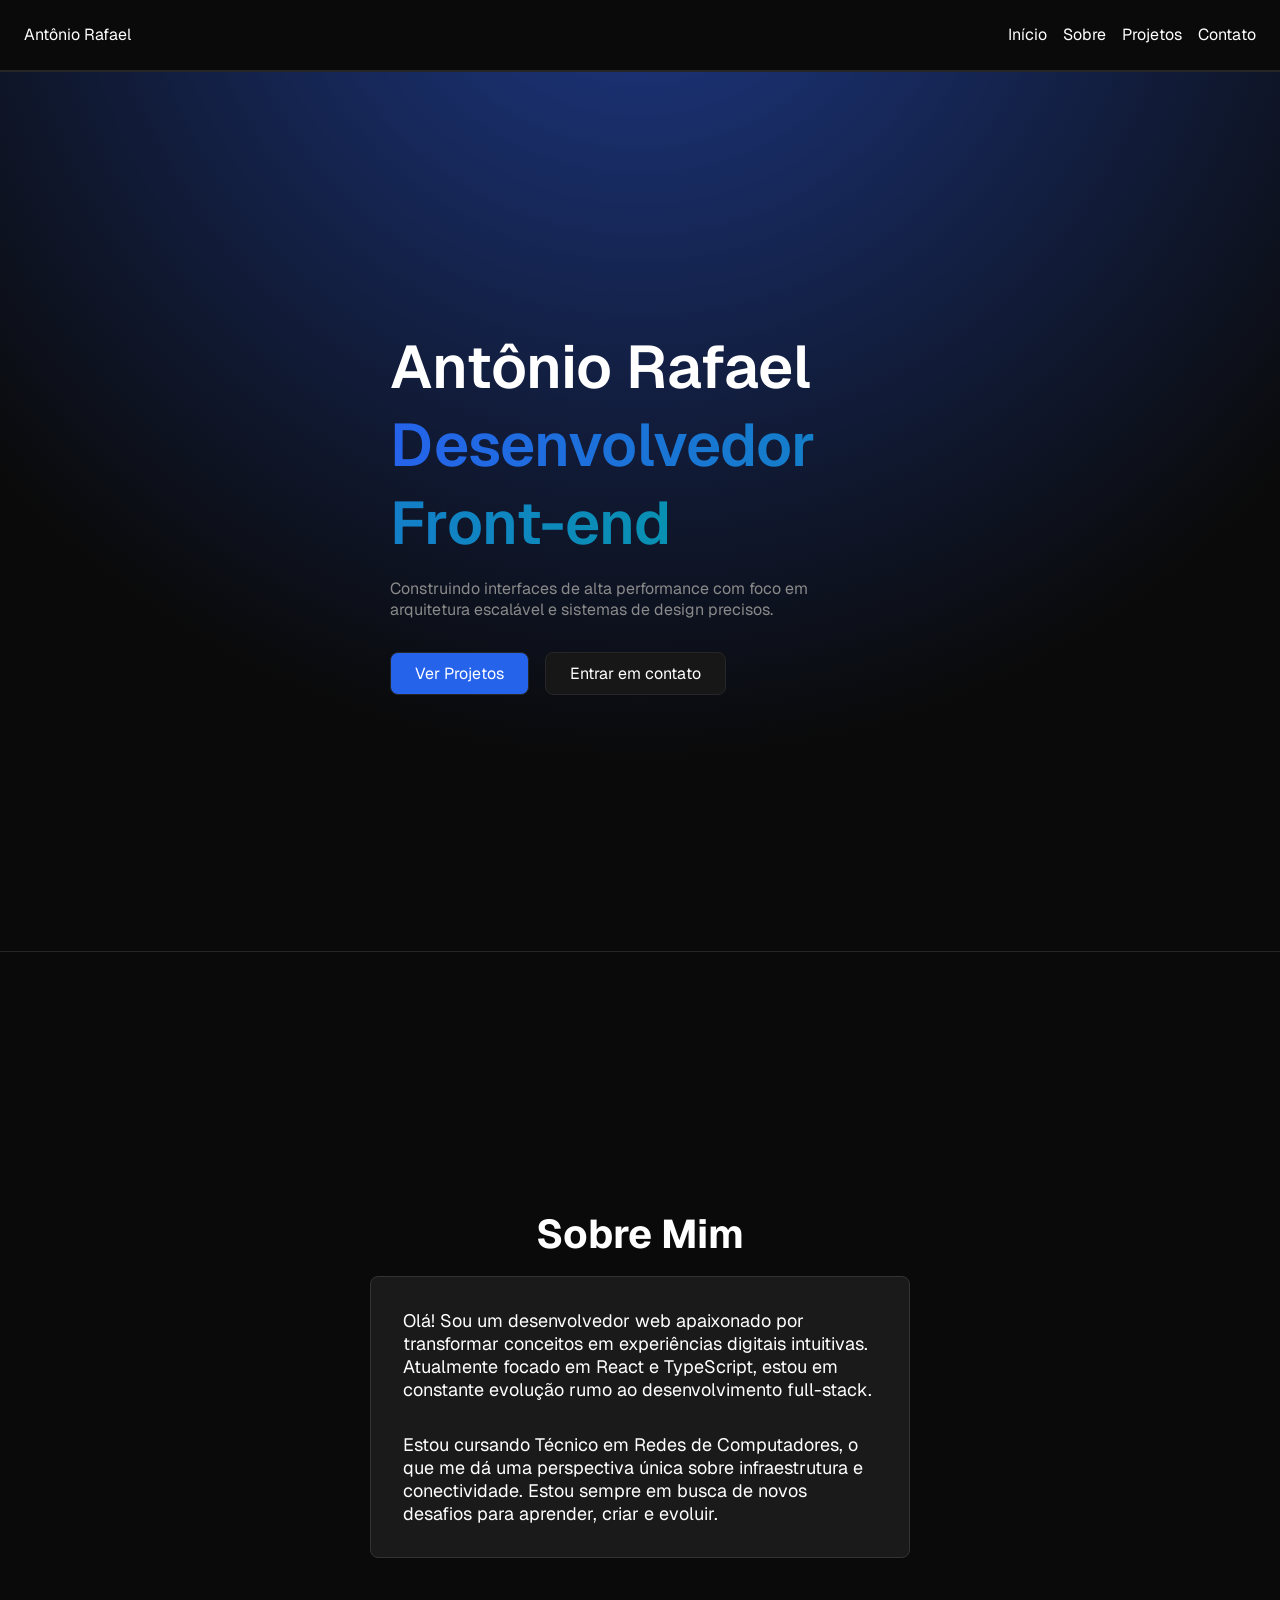
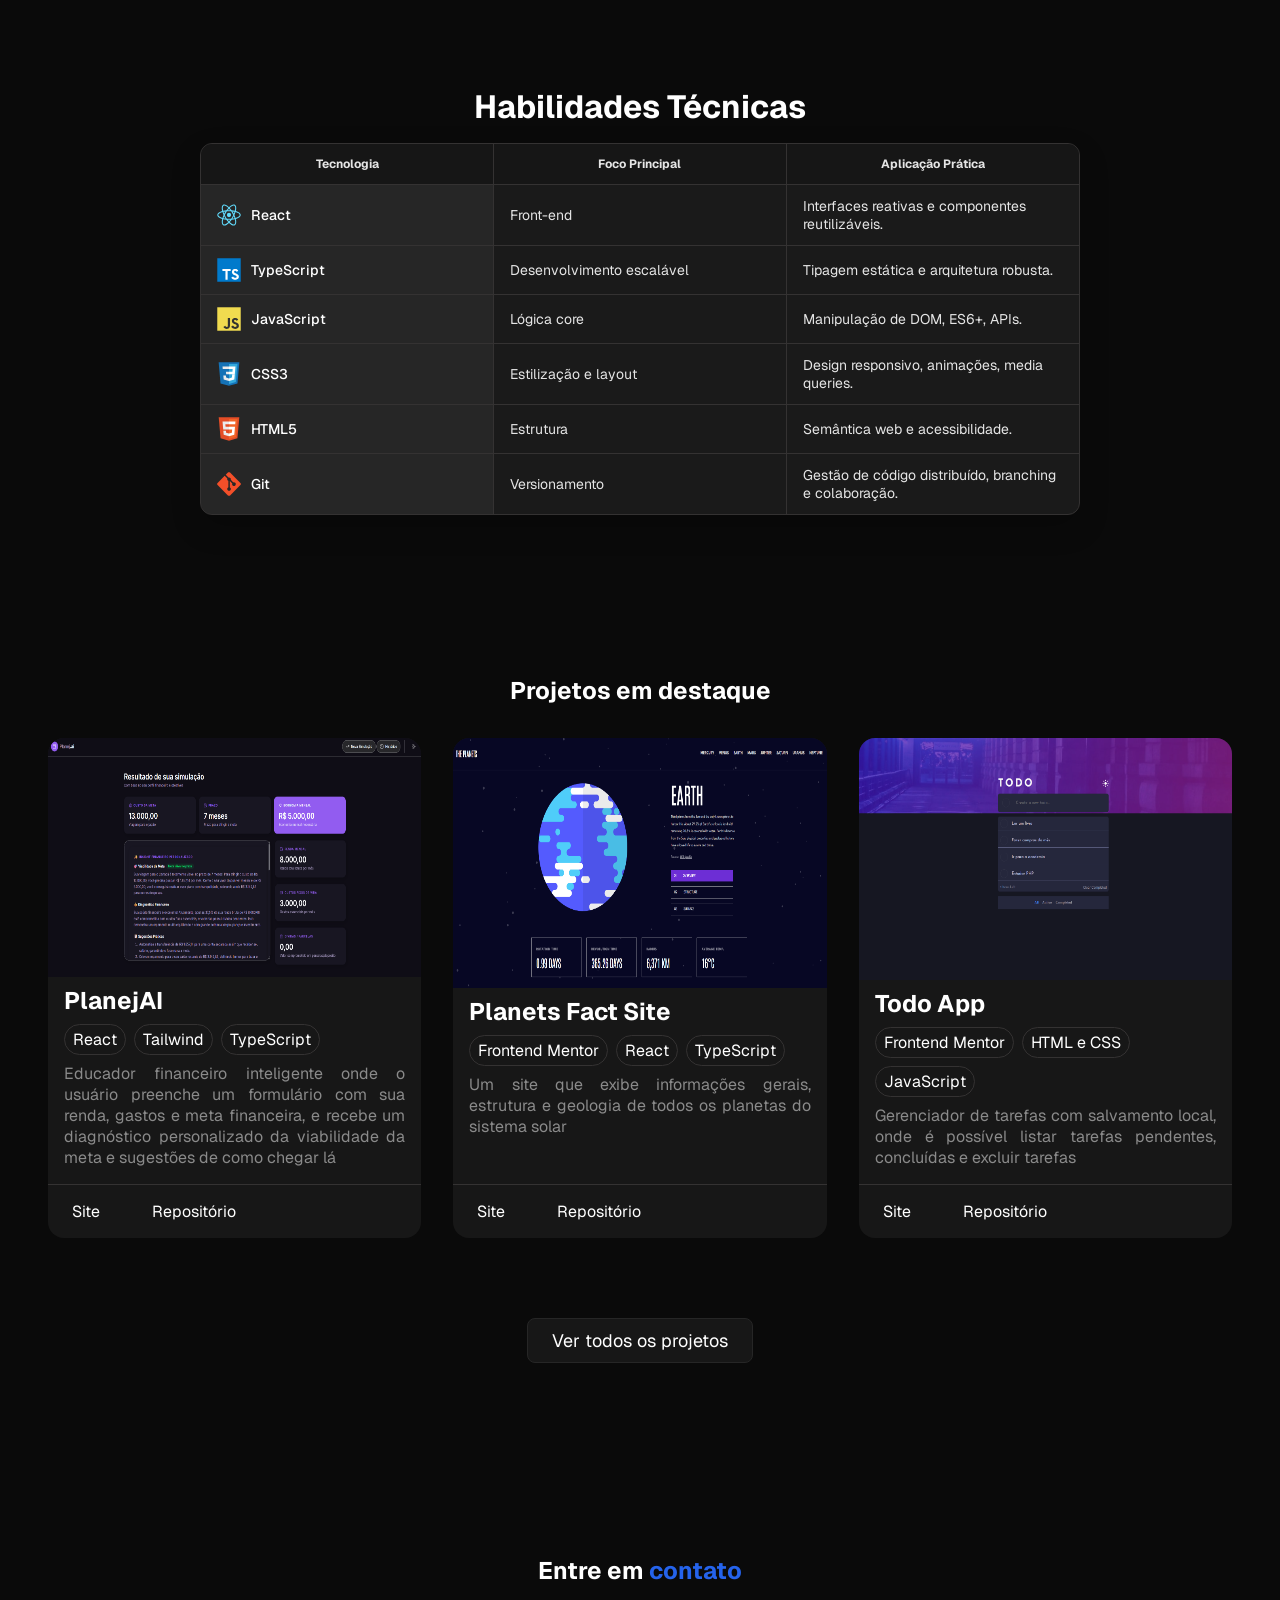
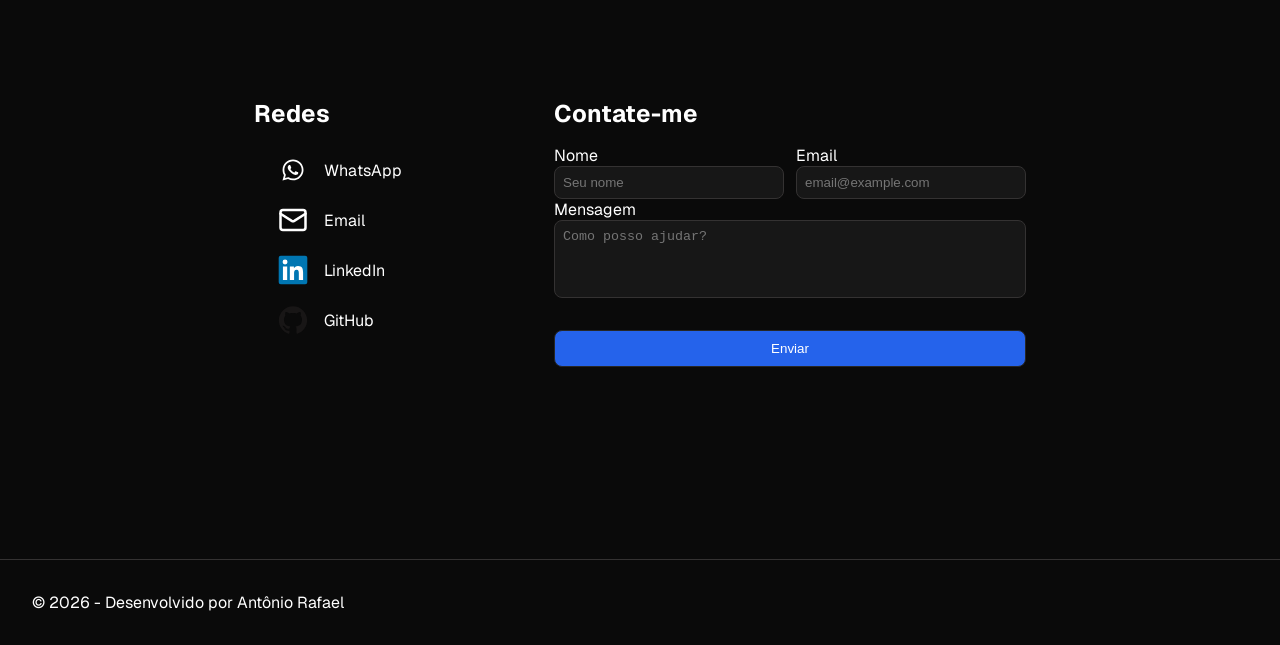
<file: index.html>
<!DOCTYPE html>
<html lang="pt-br">

<head>
    <meta charset="UTF-8">
    <meta name="viewport" content="width=device-width, initial-scale=1, minimum-scale=1">
    <title>Portfólio | Antônio Rafael</title>
    <link rel="stylesheet" href="./src/css/style.css">
    <link rel="stylesheet" href="./src/css/responsive.css">
</head>

<body>
    <header class="header">
        <nav class="navbar">
            <span class="dev-name">Antônio Rafael</span>
            <div class="hamburguer-menu" id="hamburguer-menu">
                <img width="60px" height="30px" src="./src/assets/images/logos/menu.svg" alt="Hamburguer menu icon">
            </div>
            <ul class="nav-links ">
                <li><a href="#" class="nav-link">Início</a></li>
                <li><a href="#about-me" class="nav-link">Sobre </a></li>
                <li><a href="#projects" class="nav-link">Projetos</a></li>
                <li><a href="#contact" class="nav-link">Contato</a></li>
            </ul>
        </nav>
    </header>
    <main class="main">
        <section class="introduction">
            <div class="introduction-container">
                <div class="introduction-content">
                    <h1 class="title">Antônio Rafael <strong>Desenvolvedor Front-end</strong></h1>
                    <p class="subtitle">Construindo interfaces de alta performance com foco em arquitetura escalável e
                        sistemas
                        de design precisos.</p>
                </div>

                <div class="intro-link">
                    <a href="#projects" class="link primary hover">Ver Projetos</a>
                    <a href="#contact" class="link secondary hover">Entrar em contato</a>

                </div>
            </div>

        </section>
        <section class="about-me" id="about-me">
            <div class="about-me-container">
                <h2 class="about-me-title">Sobre Mim</h2>
                <div class="about-me-presentation-container">

                    <p class="about-me-subtitle presentation">Olá! Sou um desenvolvedor web apaixonado por transformar
                        conceitos em experiências digitais intuitivas. Atualmente focado em React e TypeScript, estou em
                        constante evolução rumo ao desenvolvimento full-stack.
                    </p>
                    <p class="about-me-subtitle"> Estou cursando Técnico em Redes de Computadores, o que me dá uma
                        perspectiva única sobre infraestrutura e conectividade. Estou sempre em busca de novos desafios
                        para aprender, criar e evoluir.</p>
                </div>

            </div>

        </section>
        <section class="skills-matrix" id="skills">
            <div class="skills-matrix-header">
                <h2 class="skills-matrix-title">Habilidades Técnicas</h2>
            </div>
            <div class="skills-table-wrapper">
                <table class="skills-table">
                    <thead>
                        <tr>
                            <th scope="col">Tecnologia</th>
                            <th scope="col">Foco Principal</th>
                            <th scope="col">Aplicação Prática</th>
                        </tr>
                    </thead>
                    <tbody>
                        <tr>
                            <th scope="row">
                                <span class="skill-technology">
                                    <img src="./src/assets/images/logos/react-original.svg" alt="">
                                    React
                                </span>
                            </th>
                            <td>Front-end</td>
                            <td>Interfaces reativas e componentes reutilizáveis.</td>
                        </tr>
                        <tr>
                            <th scope="row">
                                <span class="skill-technology">
                                    <img src="./src/assets/images/logos/typescript-original.svg" alt="">
                                    TypeScript
                                </span>
                            </th>
                            <td>Desenvolvimento escalável</td>
                            <td>Tipagem estática e arquitetura robusta.</td>
                        </tr>
                        <tr>
                            <th scope="row">
                                <span class="skill-technology">
                                    <img src="./src/assets/images/logos/javascript-original.svg" alt="">
                                    JavaScript
                                </span>
                            </th>
                            <td>Lógica core</td>
                            <td>Manipulação de DOM, ES6+, APIs.</td>
                        </tr>
                        <tr>
                            <th scope="row">
                                <span class="skill-technology">
                                    <img src="./src/assets/images/logos/css3-original.svg" alt="">
                                    CSS3
                                </span>
                            </th>
                            <td>Estilização e layout</td>
                            <td>Design responsivo, animações, media queries.</td>
                        </tr>
                        <tr>
                            <th scope="row">
                                <span class="skill-technology">
                                    <img src="./src/assets/images/logos/html5-original.svg" alt="">
                                    HTML5
                                </span>
                            </th>
                            <td>Estrutura</td>
                            <td>Semântica web e acessibilidade.</td>
                        </tr>
                        <tr>
                            <th scope="row">
                                <span class="skill-technology">
                                    <img src="./src/assets/images/logos/git-original.svg" alt="">
                                    Git
                                </span>
                            </th>
                            <td>Versionamento</td>
                            <td>Gestão de código distribuído, branching e
                                colaboração.</td>
                        </tr>
                    </tbody>
                </table>
            </div>
        </section>
        <section class="projects" id="projects">
            <h2 class="projects-title">Projetos em <strong>destaque</strong></h2>
            <div class="featured-projects">
                <div class="project">
                    <img src="./src/assets/images/projects-images/planejAI.png" alt="Imagem do projeto PlanejAI">
                    <div class="project-content">
                        <h3 class="project-title">PlanejAI</h3>
                        <div class="tags">
                            <div class="tag">React</div>
                            <div class="tag">Tailwind</div>
                            <div class="tag">TypeScript</div>
                        </div>
                        <p class="project-description">Educador financeiro inteligente onde o usuário preenche um
                            formulário com sua renda, gastos e
                            meta financeira, e recebe um diagnóstico personalizado da viabilidade da meta e sugestões de
                            como chegar lá</p>
                    </div>
                    <div class="project-links">
                        <a href="https://github.com/antoniorafaeldev/planejAI" target="_blank" class="site">Site</a>
                        <a href="https://github.com/antoniorafaeldev/planejAI" target="_blank"
                            class="repo">Repositório</a>
                    </div>

                </div>
                <div class="project">
                    <img src="./src/assets/images/projects-images/planets-fact-site.png"
                        alt="Imagem do projeto Planets Fact Site">
                    <div class="project-content">

                        <h3 class="project-title">Planets Fact Site</h3>
                        <div class="tags">
                            <div class="tag">Frontend Mentor</div>
                            <div class="tag">React</div>
                            <div class="tag">TypeScript</div>
                        </div>
                        <p class="project-description">Um site que exibe informações gerais, estrutura e geologia de
                            todos os planetas do sistema solar</p>

                    </div>
                    <div class="project-links">
                        <a href="https://planets-fact-site-nine-gilt.vercel.app/" target="_blank" class="site">Site</a>
                        <a href="https://github.com/antoniorafaeldev/planets-fact-site" target="_blank"
                            class="repo">Repositório</a>
                    </div>
                </div>

                <div class="project">
                    <img src="./src/assets/images/projects-images/todo-app.png" alt="Imagem do projeto Todo App">
                    <div class="project-content">

                        <h3 class="project-title">Todo App</h3>
                        <div class="tags">
                            <div class="tag">Frontend Mentor</div>
                            <div class="tag">HTML e CSS</div>
                            <div class="tag">JavaScript</div>
                        </div>
                        <p class="project-description">Gerenciador de tarefas com salvamento local, onde é possível
                            listar tarefas pendentes, concluídas e excluir tarefas</p>
                    </div>
                    <div class="project-links">
                        <a href="https://antoniorafaeldev.github.io/todo-app" target="_blank" class="site">Site</a>
                        <a href="https://github.com/antoniorafaeldev/todo-app" target="_blank"
                            class="repo">Repositório</a>
                    </div>

                </div>
            </div>
            <a href="./pages/projects.html" class="link secondary all-projects">Ver todos os projetos</a>
        </section>
        <section class="contact" id="contact">
            <h2 class="contact-title">Entre em <strong>contato</strong></h2>

            <div class="networks-container">

                <div class="networks">
                    <h2 class="networks-title">Redes</h2>
                    <div class="links">
                        <a href="https://wa.me/5585982178681?text=Olá, vi seu portifólio e gostaria de entrar em contato"
                            target="_blank">
                            <img width="30px" height="30px"
                                src="./src/assets/images/logos/whatsapp-brands-solid-full.svg" alt="WhatsApp icon">
                            WhatsApp

                        </a>
                        <a href="mailto:antonio.rafael0415@gmail.com" target="_blank">
                            <img width="30px" height="30px" src="./src/assets/images/logos/mail.svg"
                                alt="Mail card icon">

                            Email


                        </a>
                        <a href="https://www.linkedin.com/in/ant%C3%B4nio-rafael-01131b372/" target="_blank">
                            <img width="30px" height="30px" src="./src/assets/images/logos/linkedin-original.svg"
                                alt="Linkedin Logo">

                            LinkedIn


                        </a>
                        <a href="https://github.com/antoniorafaeldev" target="_blank">
                            <img width="30px" height="30px" src="./src/assets/images/logos/github-original.svg"
                                alt="GitHub Logo">
                            GitHub
                        </a>
                    </div>
                </div>
                <div class="contact-form">

                    <form action="https://api.web3forms.com/submit" method="POST" id="contact-form">
                        <h2 class="contact-title">Contate-me</h2>
                        <input type="hidden" name="access_key" value="dbdc6147-879c-48fd-b0cf-e4e28f0fd538">
                        <input type="hidden" name="redirect" value="https://antoniorafaeldev-portfolio.vercel.app/pages/success.html">
                        <div class="form-header-info">  
                            <div class="name-container">
                                <label for="name">Nome</label>
                                <input type="text" name="name" required id="name" placeholder="Seu nome">
                                <span class="error-message" id="name-error-message">Preencha esse campo</span>
                            </div>
                            <div class="email-container">
                                <label for="email">Email</label>
                                <input type="email" name="email" required id="email" placeholder="email@example.com">
                                <span class="error-message" id="email-error-message">Adicione um endereço de email
                                    válido</span>
                            </div>
                        </div>
                        <div class="message-container">
                            <label for="message">Mensagem</label>
                            <textarea name="message" class="message-textarea" required id="message" rows="4" cols="104"
                                placeholder="Como posso ajudar?"></textarea>
                            <span class="error-message" id="textarea-error-message">Preencha esse campo</span>
                        </div>

                        <div class="h-captcha" data-captcha="true" data-theme="dark"></div>
                        <span class="error-message" data-size="compact" id="captcha-error-message">Faça o captcha</span>

                        <input type="submit" value="Enviar" class="primary submit">
                    </form>
                </div>
            </div>
        </section>
        <footer class="footer">
            <p class="footer-message">
                © 2026 - Desenvolvido por Antônio Rafael
            </p>
        </footer>

        <script type="module" src="./src/javascript/main.js"></script>
        <script src="https://web3forms.com/client/script.js" async defer></script>
</body>

</html>
</file>
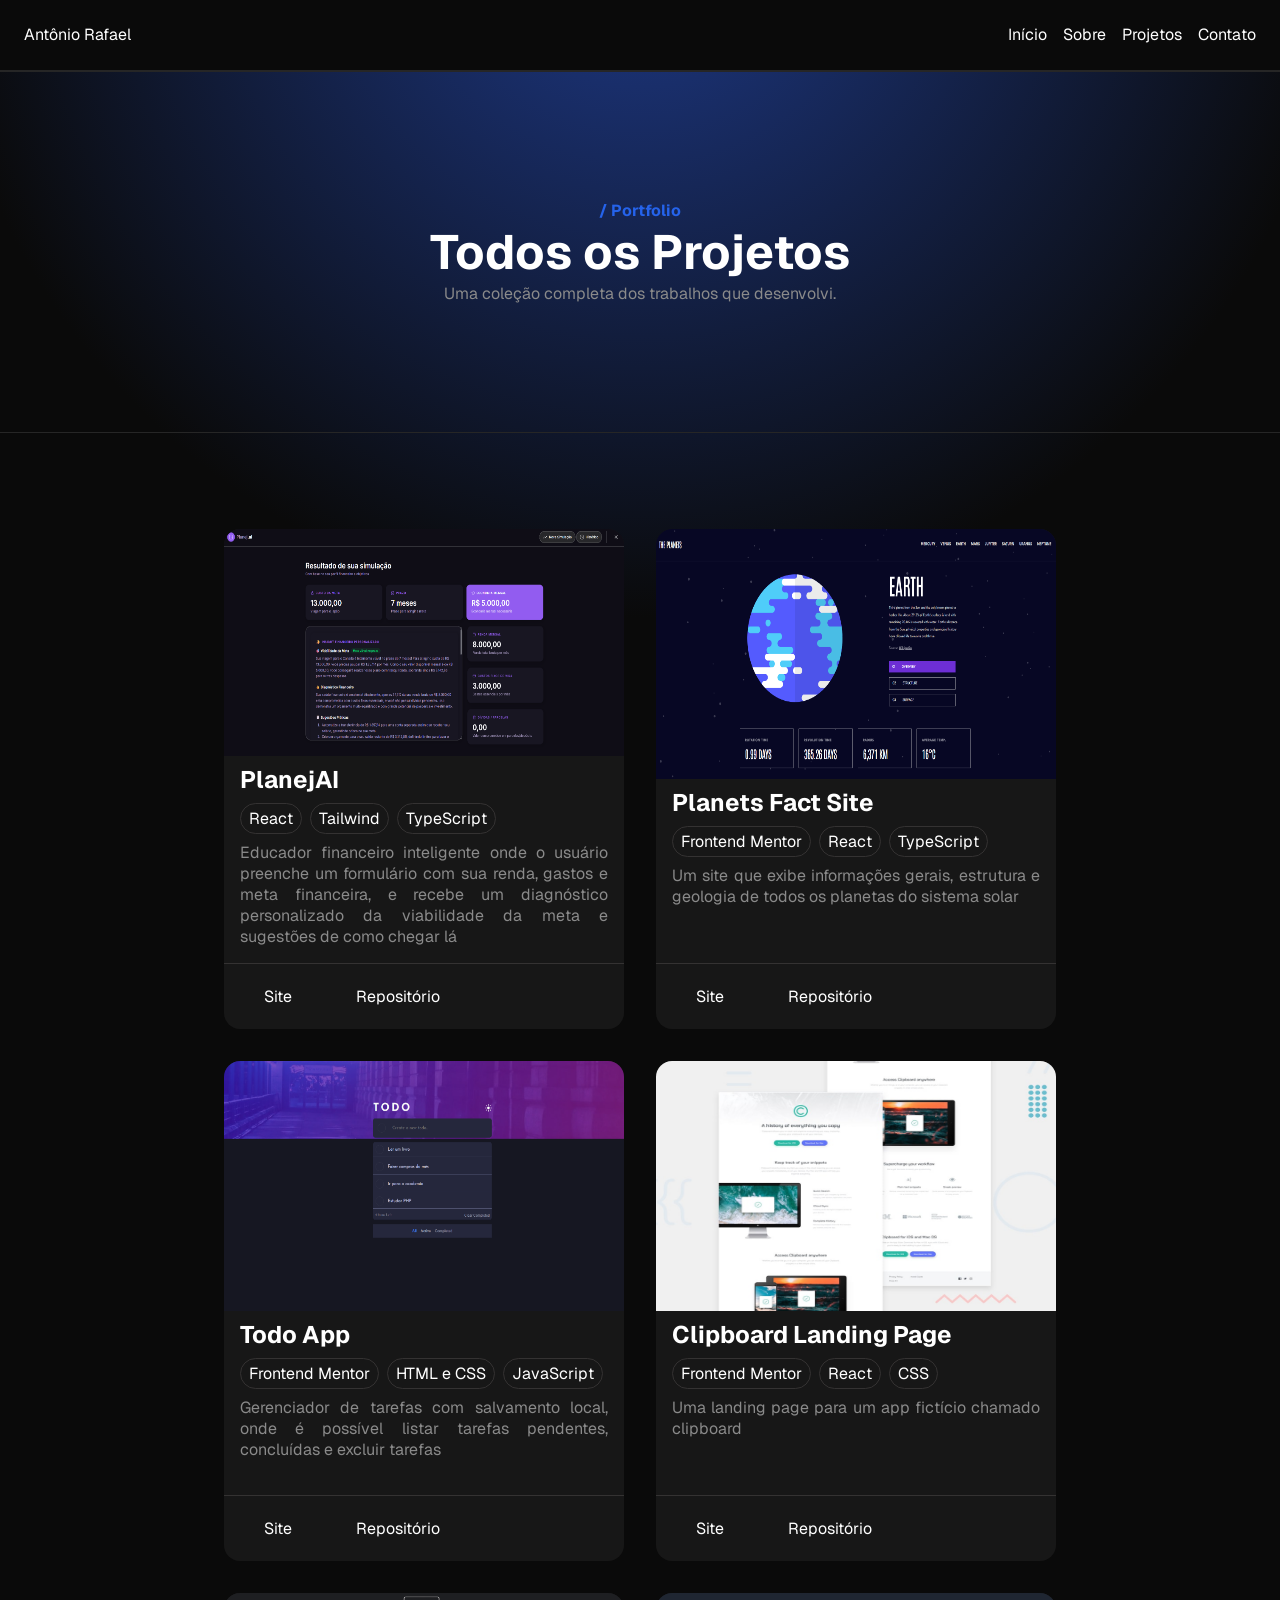
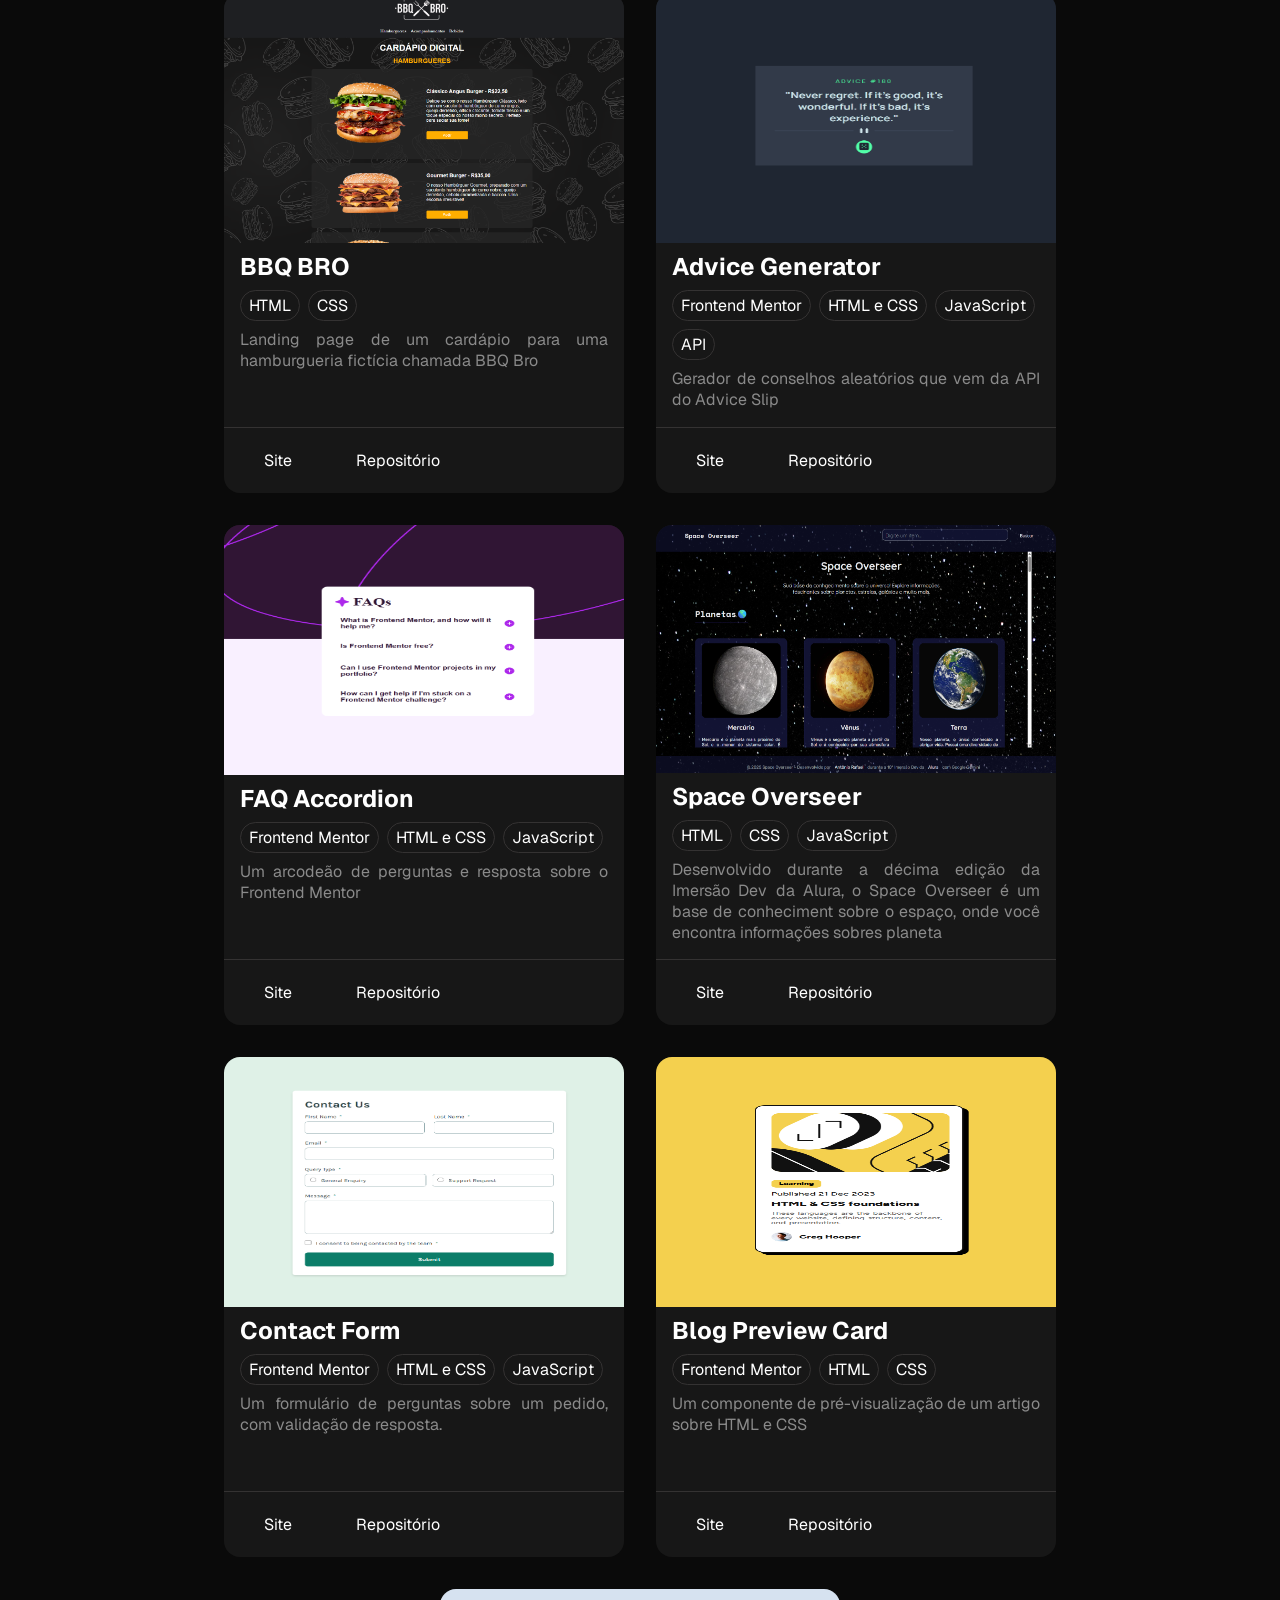
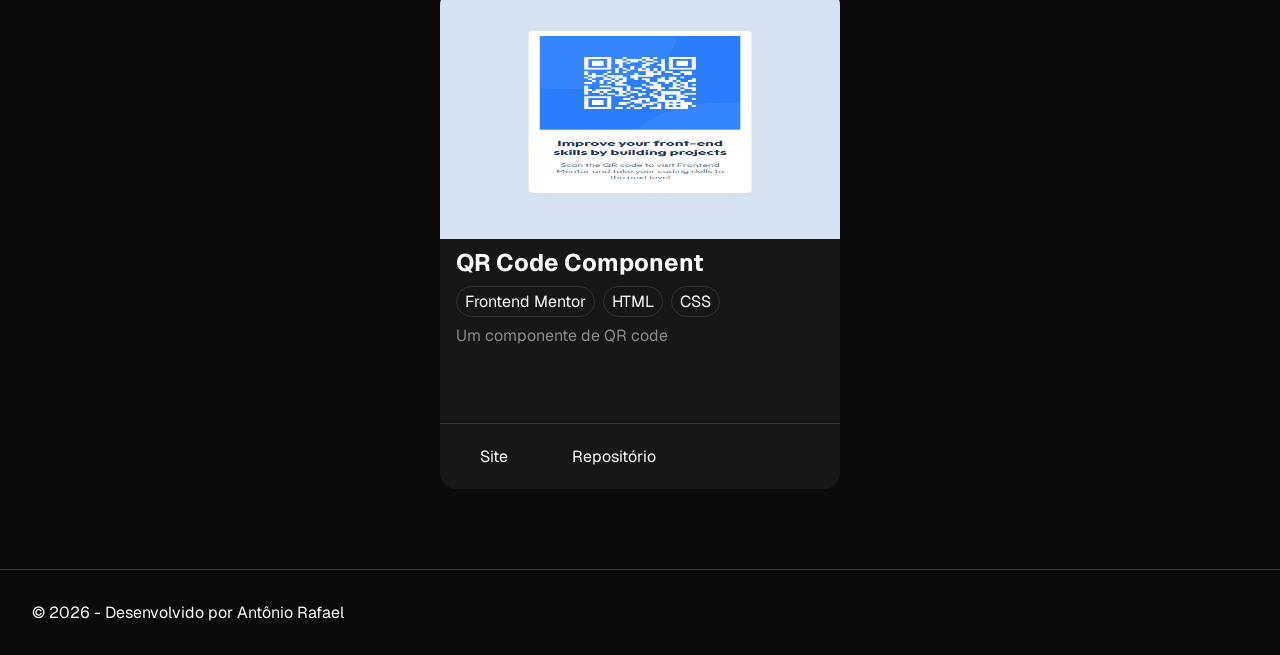
<file: pages/projects.html>
<!DOCTYPE html>
<html lang="pt-br">

<head>
    <meta charset="UTF-8">
    <meta name="viewport" content="width=device-width, initial-scale=1, minimum-scale=1">
    <title>Projetos | Antônio Rafael </title>
    <link rel="stylesheet" href="../src/css/style-project.css">
    <link rel="stylesheet" href="../src/css/responsive.css">
</head>

<body>
    <header class="header">
        <nav class="navbar">
            <span class="dev-name">Antônio Rafael</span>
            <div class="hamburguer-menu" id="hamburguer-menu">
                <img width="60px" height="30px" src="../src/assets/images/logos/menu.svg" alt="Hamburguer menu icon">
            </div>
            <ul class="nav-links ">
                <li><a href="../index.html" class="nav-link">Início</a></li>
                <li><a href="#" class="nav-link">Sobre </a></li>
                <li><a href="#" class="nav-link">Projetos</a></li>
                <li><a href="../index.html#contact" class="nav-link">Contato</a></li>
            </ul>
        </nav>
    </header>
    <main>
        <section class="introduction">
            <span class="title-tag">/ Portfolio</span>
            <h1 class="title">Todos os Projetos</h1>
            <p class="subtitle">Uma coleção completa dos trabalhos que desenvolvi.</p>

        </section>
        <section class="projects" id="projects">

        </section>
        <footer class="footer">
            <p class="footer-message">
                © 2026 - Desenvolvido por Antônio Rafael
            </p>
        </footer>
    </main>

    <script type="module" src="../src/javascript/projects.js"></script>
</body>

</html>
</file>
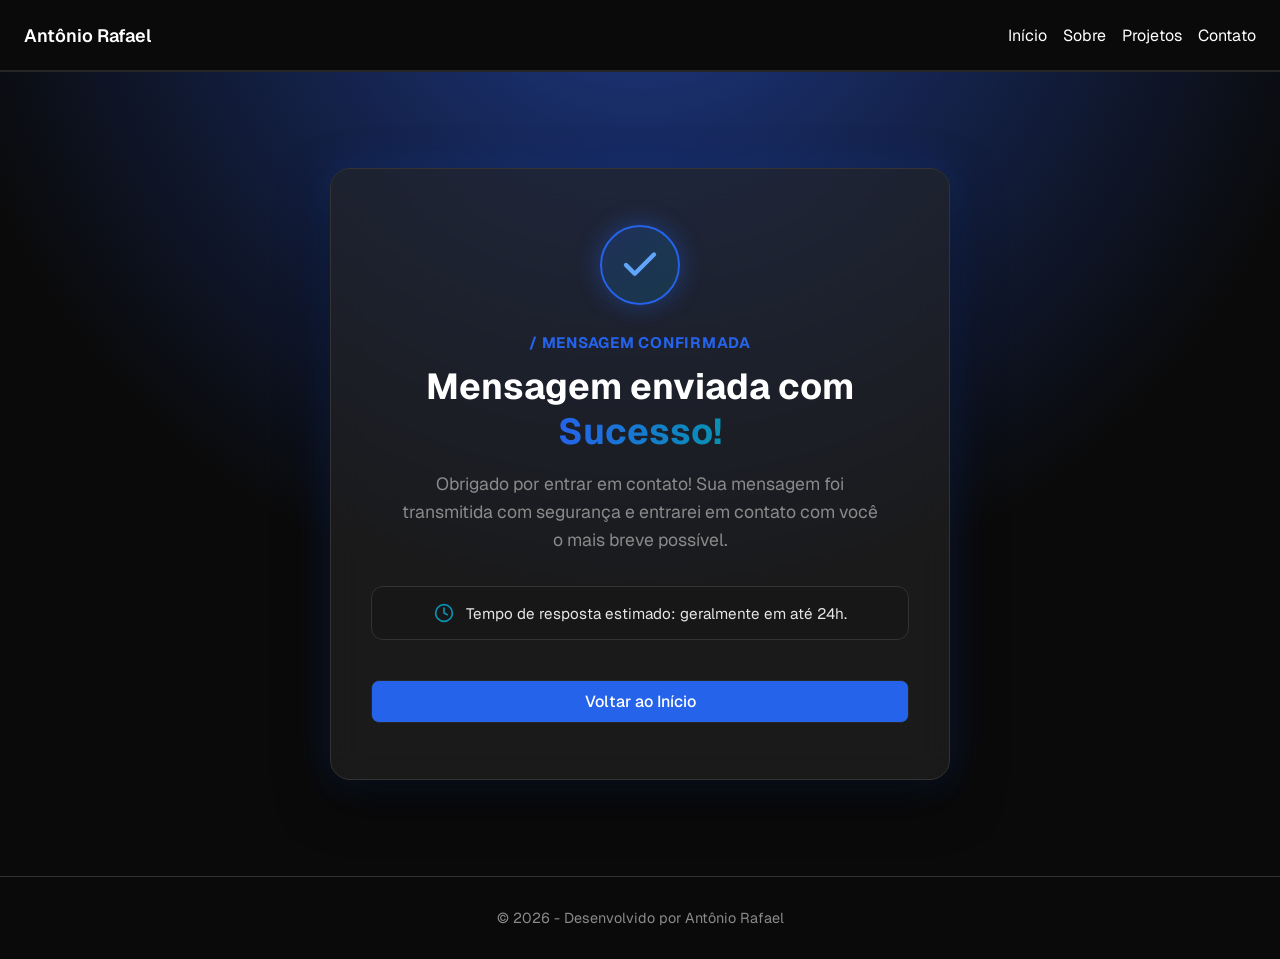
<file: pages/success.html>
<!DOCTYPE html>
<html lang="pt-br">

<head>
    <meta charset="UTF-8">
    <meta name="viewport" content="width=device-width, initial-scale=1, minimum-scale=1">

    <link rel="stylesheet" href="../src/css/style-success.css">
    <link rel="stylesheet" href="../src/css/responsive.css">
</head>

<body>
    <header class="header">
        <nav class="navbar">
            <span class="dev-name">Antônio Rafael</span>
            <div class="hamburguer-menu" id="hamburguer-menu">
                <img width="60px" height="30px" src="../src/assets/images/logos/menu.svg" alt="Hamburguer menu icon">
            </div>
            <ul class="nav-links">
                <li><a href="../index.html" class="nav-link">Início</a></li>
                <li><a href="#" class="nav-link">Sobre </a></li>
                 <li><a href="./projects.html" class="nav-link">Projetos</a></li>
                <li><a href="#" class="nav-link">Contato</a></li>
            </ul>
        </nav>
    </header>

    <main class="success-container">
        <section class="success-card">
            <div class="success-icon-wrapper">
                <svg class="success-icon-svg" viewBox="0 0 24 24">
                    <polyline points="20 6 9 17 4 12"></polyline>
                </svg>
            </div>
            <span class="success-tag">/ Mensagem Confirmada</span>
            <h1 class="success-title">Mensagem enviada com <strong>Sucesso!</strong></h1>
            <p class="success-subtitle">
                Obrigado por entrar em contato! Sua mensagem foi transmitida com segurança e entrarei em contato com
                você o mais breve possível.
            </p>

            <div class="success-info-box">
                <svg class="success-info-icon" viewBox="0 0 24 24" fill="none" stroke="currentColor" stroke-width="2"
                    stroke-linecap="round" stroke-linejoin="round">
                    <circle cx="12" cy="12" r="10"></circle>
                    <polyline points="12 6 12 12 16 14"></polyline>
                </svg>
                <span>Tempo de resposta estimado: geralmente em até 24h.</span>
            </div>

            <div class="success-actions">
                <a href="../index.html" class="link primary hover action-btn">Voltar ao Início</a>
            </div>
        </section>
    </main>

    <footer class="footer">
        <p class="footer-message">
            © 2026 - Desenvolvido por Antônio Rafael
        </p>
    </footer>

    <script type="module" src="../src/javascript/success.js"></script>
</body>

</html>
</file>
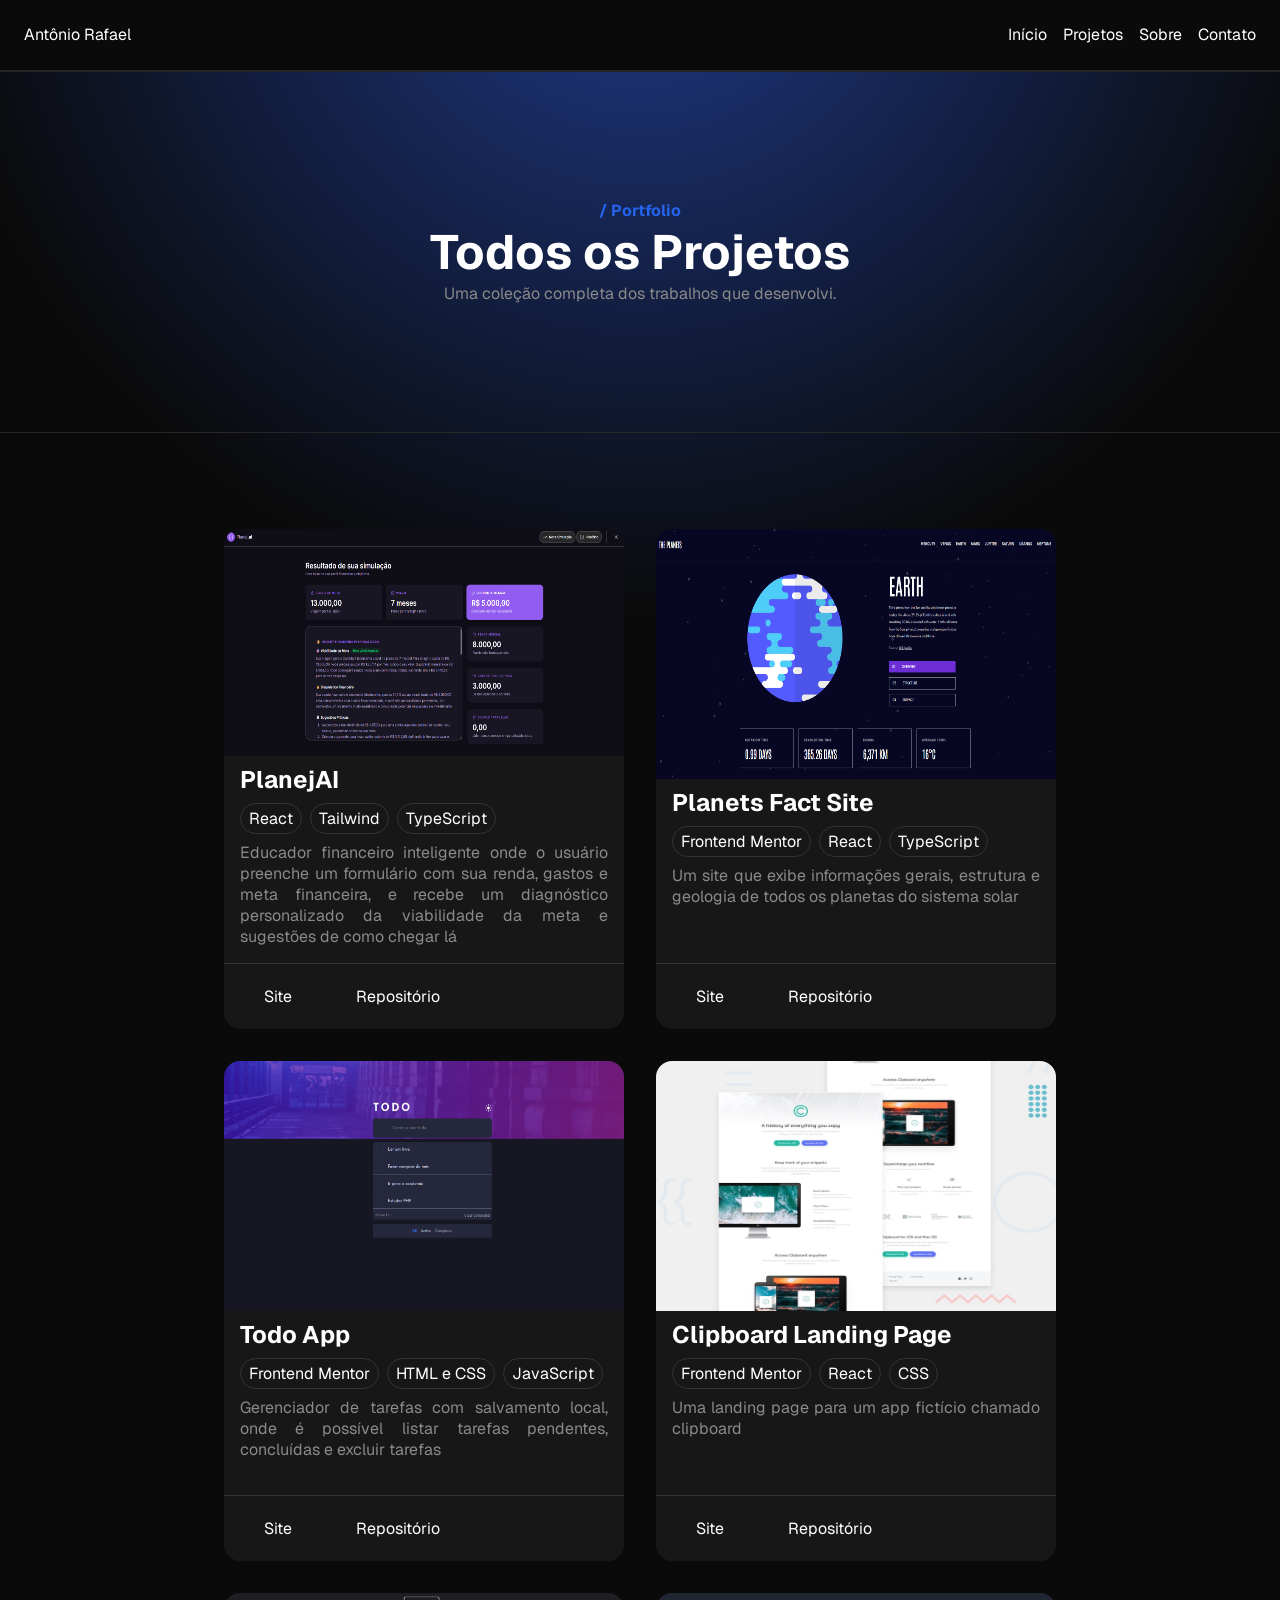
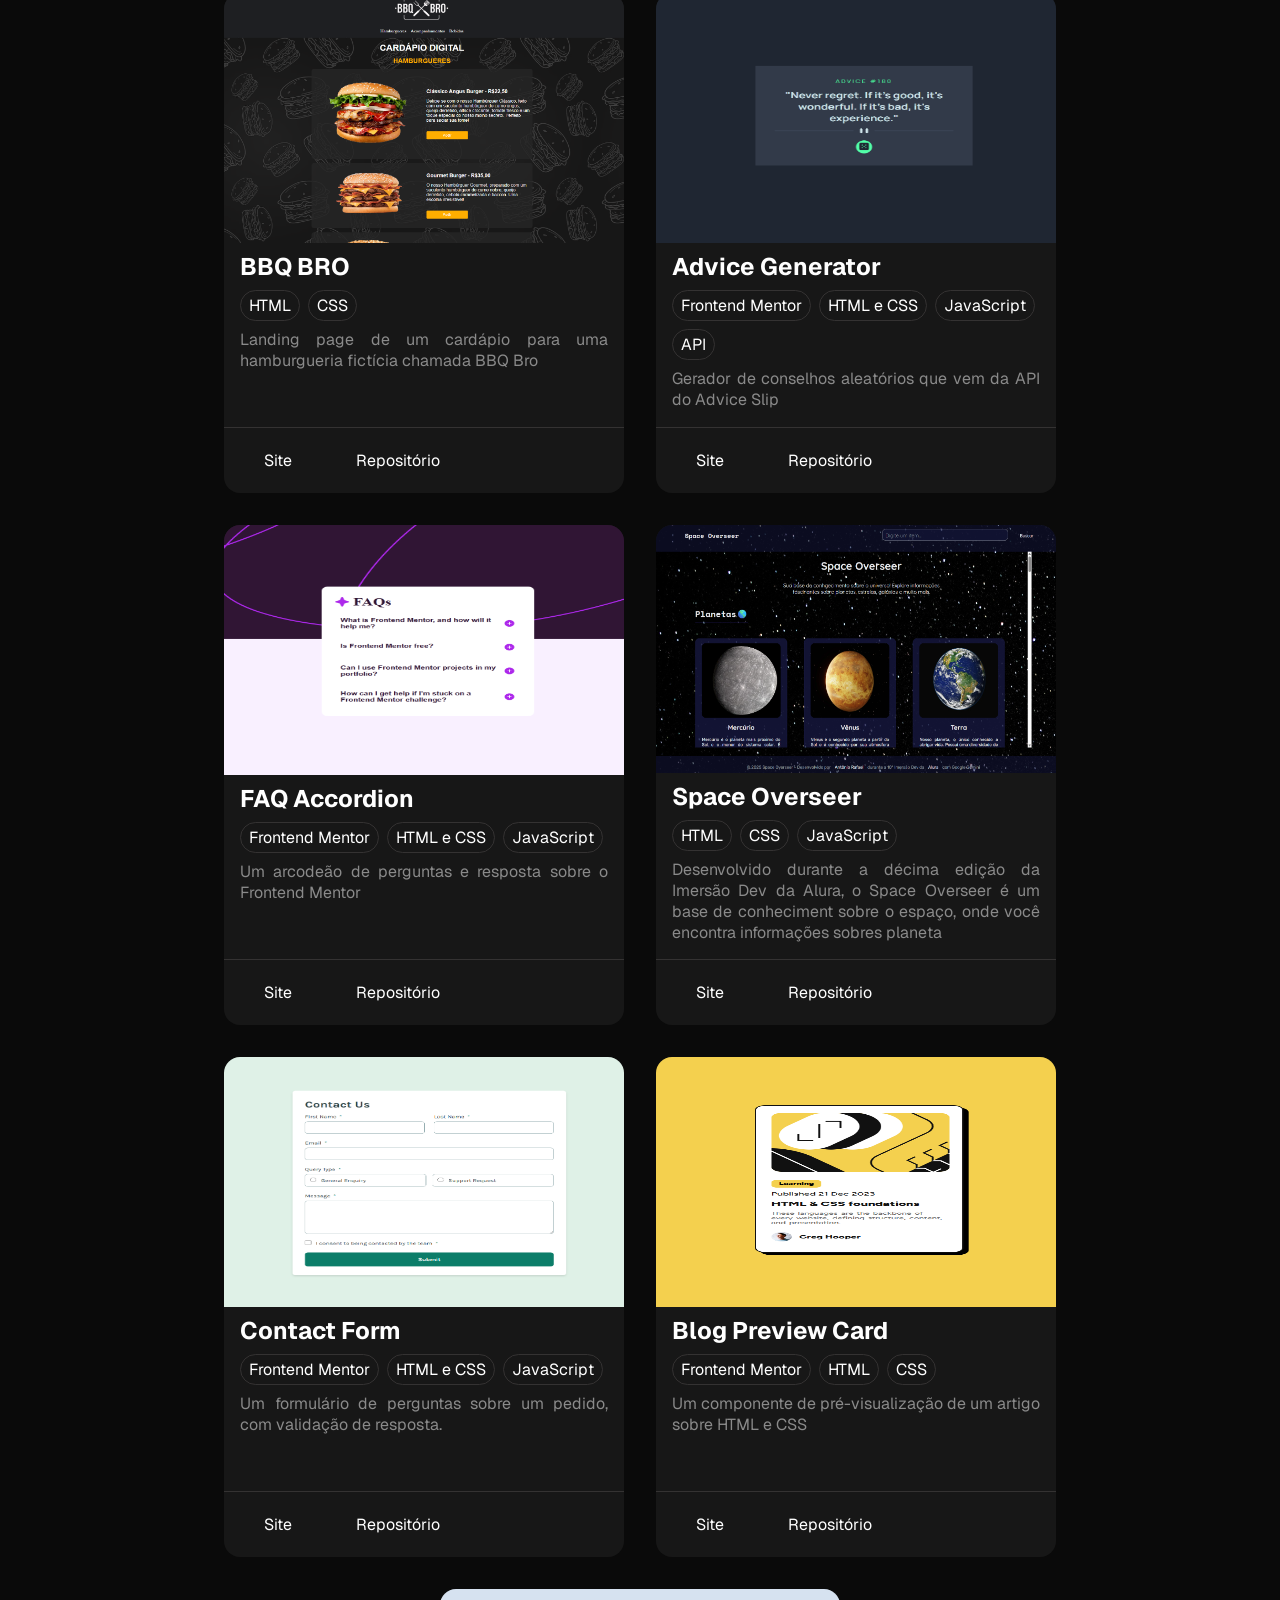
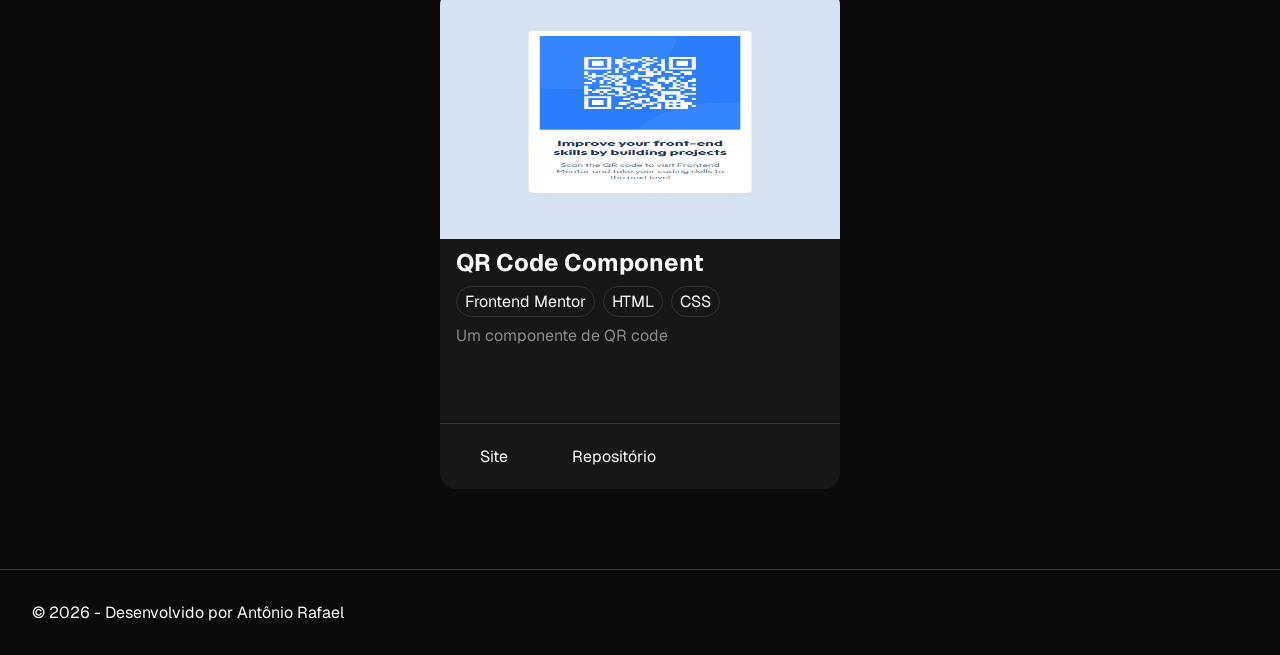
<file: projects/projects.html>
<!DOCTYPE html>
<html lang="pt-br">

<head>
    <meta charset="UTF-8">
    <meta name="viewport" content="width=device-width, initial-scale=1, minimum-scale=1">
    <title>Projetos | Antônio Rafael </title>
    <link rel="stylesheet" href="../src/css/style-project.css">
    <link rel="stylesheet" href="../src/css/responsive.css">
</head>

<body>
    <header class="header">
        <nav class="navbar">
            <span class="dev-name">Antônio Rafael</span>
            <div class="hamburguer-menu" id="hamburguer-menu">
                <img width="60px" height="30px" src="../src/assets/images/logos/menu.svg" alt="Hamburguer menu icon">
            </div>
            <ul class="nav-links ">
                <li><a href="#" class="nav-link">Início</a></li>
                <li><a href="#projects" class="nav-link">Projetos</a></li>
                <li><a href="#about-me" class="nav-link">Sobre</a></li>
                <li><a href="#contact" class="nav-link">Contato</a></li>
            </ul>
        </nav>
    </header>
    <main>
        <section class="introduction">
            <span class="title-tag">/ Portfolio</span>
            <h1 class="title">Todos os Projetos</h1>
            <p class="subtitle">Uma coleção completa dos trabalhos que desenvolvi.</p>

        </section>
        <section class="projects" id="projects">

        </section>
        <footer class="footer">
            <p class="footer-message">
                © 2026 - Desenvolvido por Antônio Rafael
            </p>
        </footer>
    </main>

    <script type="module" src="../src/javascript/projects.js"></script>
</body>

</html>
</file>
<file: src/css/style.css>
@import url("https://fonts.googleapis.com/css2?family=Geist+Mono:ital,wght@0,100..900;1,100..900&family=Geist:ital,wght@0,100..900;1,100..900&display=swap");

* {
  padding: 0;
  margin: 0;
  box-sizing: border-box;
}

:root {
  --gradient: radial-gradient(circle at 50% -20%, #1e3a8a 0%, #0a0a0a 70%);
  --primary-color: #2563eb;
  --accent-color: #0891b2;
  --background-color: #0a0a0a;
  --border-color: oklch(31.918% 0.00283 16.601);
  --neutral-200: oklch(0.922 0 0);
  --neutral-500: oklch(0.632 0 0);
  --neutral-800: oklch(0.269 0 0);
  --neutral-900: oklch(0.205 0 0);
}

html {
  scroll-behavior: smooth;
}

body {
  color: white;
  font-family: Geist;
  background-color: var(--background-color);
  overflow-x: hidden;
}

.header {
  position: sticky;
  top: 0;
  z-index: 1000;
  background-color: #0a0a0a;
  height: 8vh;

  padding: 1.5rem;
  border-bottom: 2px solid var(--neutral-800);
}

.navbar {
  display: flex;
  justify-content: space-between;
}

.navbar ul {
  list-style: none;
  display: flex;
  gap: 1rem;
}

.hamburguer-menu {
  display: none;
  cursor: pointer;
}

.introduction {
  background: var(--gradient);
  padding: 16rem 0;
  display: flex;
  flex-direction: column;
  justify-content: center;
  align-items: center;
  border-bottom: 1px solid var(--neutral-800);
}

.introduction-container {
  width: min(40%, 500px);
}

.introduction-content {
  margin-bottom: 2rem;
}

.title {
  font-size: 3.75rem;
  margin-bottom: 1rem;
  font-weight: 600;
}

.title strong {
  background-image: linear-gradient(to right, #2563eb, #0891b2);
  /* azul → ciano */
  -webkit-background-clip: text;
  background-clip: text;
  color: transparent;
  font-weight: 600;
}

.subtitle {
  color: var(--neutral-500);
}

a {
  text-decoration: none;
  color: white;
  border-radius: 0.5rem;
  padding: 0.625rem 1.5rem;
}

.nav-link {
  padding: 0;
}

.intro-link {
  display: flex;
  gap: 1rem;
}

.primary {
  background-color: var(--primary-color);
  border: 1px solid var(--neutral-800);
  transition: all 0.3s ease-in-out;
}

.secondary {
  background-color: var(--neutral-900);
  border: 1px solid var(--neutral-800);
  transition: all 0.3s ease-in-out;
}

.primary:hover,
.secondary:hover {
  border-color: var(--primary-color);
  box-shadow:
    0 0 0 1px var(--primary-color),
    0 0 12px rgba(37, 99, 235, 0.5);
  transition: all 0.3s ease-in-out;
}

.about-me {
  padding: 6rem 4rem;
  display: flex;
  margin-top: 10rem;
}

.about-me-container {
  width: min(90%, 33.75rem);
  margin: auto;
}

.about-me-title,
.stacks-title {
  font-size: 2.5rem;
  text-align: center;
  margin-bottom: 1rem;
}

.about-me-presentation-container {
  background-color: oklch(26.862% 0.00003 271.152 / 0.597);
  padding: 2rem;
  border-radius: 0.5rem;
  border: 1px solid var(--border-color);
  transition: all 0.3s ease-in-out;
}

.presentation {
  margin-bottom: 2rem;
}

.about-me-subtitle {
  font-size: 1.125rem;
}

.about-me-presentation-container:hover,
.stacks-container:hover {
  transform: scale(1.05);
}

.stacks {
  display: flex;
  flex-direction: column;
  align-items: center;
  gap: 1rem;
  margin-bottom: 10rem;
}

.stacks-title-container {
  text-align: center;
}

.stacks-container {
  display: flex;
  gap: 2rem;
  background-color: oklch(26.862% 0.00003 271.152 / 0.597);
  backdrop-filter: blur(12px);
  transition: all 0.3s ease-in-out;
  border: 1px solid var(--border-color);
  flex-wrap: wrap;
  justify-content: center;
}

.stack {
  padding: 1.5rem;
}

.hover {
  transition: all 0.3s ease-in-out;
  cursor: pointer;
}

.hover:hover {
  transform: scale(1.1);
}

.projects {
  display: flex;
  flex-direction: column;
  align-items: center;
}

.featured-projects {
  margin: 0 3rem;
  margin-bottom: 5rem;
  display: flex;
  justify-content: center;
  gap: 2rem;
}

.projects-title {
  text-align: center;
  margin-bottom: 2rem;
}

.project img {
  width: 100%;
  height: 250px;
  border-radius: 1rem 1rem 0 0;
}

.project {
  border-radius: 1rem;
  background-color: var(--neutral-900);
  width: min(90%, 400px);
  height: 500px;
  display: flex;
  flex-direction: column;
  text-align: justify;
}

.project-content {
  flex: 1;
  padding: 0.5rem 1rem;
  padding-bottom: 1rem;
  border-bottom: 1px solid var(--border-color);
}

.tags {
  display: flex;
  flex-wrap: wrap;
  gap: 0.5rem;
  margin-bottom: 0.5rem;
}

h3 {
  font-size: 1.5rem;
  margin-bottom: 0.5rem;
}

.tag {
  padding: 0.25rem 0.5rem;
  border: 1px solid var(--border-color);
  border-radius: 9999px;
  font-size: 1rem;
  white-space: nowrap;
}

.project-description {
  color: var(--neutral-500);
}

.project-links {
  padding: 1rem 0;
}

.project-links a:hover,
.links a:hover,
.all-projects:hover,
.navbar a:hover {
  color: var(--primary-color);
  transition: color 0.3s ease-in-out;
}

.all-projects {
  font-size: 1.125rem;
  transition: all 0.3s ease-in-out;
}

.all-projects:hover {
  transform: scale(1.05);
}

.contact {
  padding: 12rem 4rem;
  display: flex;
  flex-direction: column;
  justify-content: center;
  align-items: center;
  gap: 6rem;
}

.networks-container {

  display: flex;
  gap: 8rem;
}

.contact h2 {
  margin-bottom: 1rem;
}

.links {
  display: flex;
  flex-direction: column;
}

.links a {
  display: flex;
  align-items: center;
  gap: 1rem;
}

.name-container,
.email-container,
.message-container {
  display: flex;
  flex-direction: column;
}

.form-header-info {
  display: flex;
  justify-content: space-between;
}

.form-header-info div input {
  padding: 0.5rem;
  border-radius: 0.5rem;
  border: 1px solid var(--border-color);
  background-color: var(--neutral-900);
  color: white;
  width: 230px;
}

.form-header-info div input:focus {
  outline: none;
  border-color: var(--primary-color);
}

.message-textarea {
  resize: none;
  padding: 0.5rem;
  border-radius: 0.5rem;
  border: 1px solid var(--border-color);
  background-color: var(--neutral-900);
  color: white;
  width: 472px;
}

.message-textarea:focus {
  outline: none;
  border-color: var(--primary-color);
}

.submit {
  width: 100%;
  margin-top: 1rem;
  color: white;
  border-radius: 0.5rem;
  padding: 0.625rem 1.5rem;
  cursor: pointer;
  transition: all 0.3s ease;
}

.submit:hover {
  transform: scale(1.015);
}

.message-container {
  margin-bottom: 1rem;
}

.contact-title strong {
  color: var(--primary-color);
}

.error-message {
  color: red;
  font-size: 0.75rem;
  display: none;
}

.footer {
  padding: 2rem;
  border-top: 1px solid var(--border-color);
}

.active {
  display: block;
}

.skills-matrix {
  width: min(90%, 880px);
  margin: 2rem auto 10rem;
}

.skills-matrix-header {
  margin-bottom: 1rem;
}

.skills-matrix-title {
  font-size: 2rem;
  text-align: center;
}

.skills-table-wrapper {
  overflow: hidden;
  border: 1px solid var(--border-color);
  border-radius: 0.75rem;
  background-color: rgba(38, 38, 38, 0.6);
  box-shadow: 0 12px 30px rgba(0, 0, 0, 0.2);
}

.skills-table {
  width: 100%;
  border-collapse: collapse;
  table-layout: fixed;
  font-size: 0.875rem;
}

.skills-table th,
.skills-table td {
  padding: 0.75rem 1rem;
  border-right: 1px solid var(--border-color);
  border-bottom: 1px solid var(--border-color);
  text-align: left;
  vertical-align: middle;
}

.skills-table th:last-child,
.skills-table td:last-child {
  border-right: 0;
}

.skills-table tbody tr:last-child th,
.skills-table tbody tr:last-child td {
  border-bottom: 0;
}

.skills-table thead th {
  background-color: rgba(20, 20, 20, 0.75);
  color: var(--neutral-200);
  font-size: 0.75rem;
  text-align: center;
}

.skills-table tbody th {
  width: 25%;
  background-color: rgba(55, 55, 55, 0.45);
  font-weight: 500;
}

.skills-table tbody td {
  color: var(--neutral-200);
}

.skill-technology {
  display: flex;
  align-items: center;
  gap: 0.65rem;
  white-space: nowrap;
}

.skill-technology img {
  width: 1.5rem;
  height: 1.5rem;
  object-fit: contain;
}
</file>
<file: src/css/responsive.css>
@media (max-width: 768px) {
  .nav-links {
    position: absolute;
    top: 8vh;
    right: 0;
    width: 100%;
    min-height: 10vh;
    background-color: #0a0a0a;
    border: 1px solid var(--border-color);

    align-items: center;
    z-index: 1000;

    transform: translateX(100%);
  }

  .nav-links li {
    width: 100%;
    text-align: center;
  }

  .nav-links li:last-child {
    border-bottom: none;
  }

  .hamburguer-menu {
    display: block;
  }

  .active {
    transform: translateX(0%);
  }

  .title {
    font-size: 2.5rem;
    text-align: center;
    text-wrap: wrap;
  }

  .introduction {
    padding: 8rem 0;
    padding-bottom: 24rem;
  }

  .introduction-container {
    width: min(90%, 500px);
    display: flex;
    flex-direction: column;
    align-items: center;
    justify-content: center;
  }

  .subtitle {
    text-align: justify;
  }

  .intro-link {
    flex-direction: column;
    width: 100%;
  }

  .link {
    width: 100%;
    text-align: center;
  }

  .about-me {
    padding: 6rem 0;
  }

  .stacks-container {
    width: min(70%, 500px);
  }

  .skills-matrix {
    width: min(94%, 500px);
    margin-bottom: 6rem;
  }

  .skills-table {
    min-width: 650px;
  }

  .skills-table-wrapper {
    overflow-x: auto;
  }

  .skills-table th,
  .skills-table td {
    padding: 0.7rem 0.75rem;
  }

  .stack {
    padding: 1rem;
  }

  .featured-projects {
    flex-direction: column;
    align-items: center;
  }

  .project-links {
    text-align: center;
  }

  .all-projects {
    width: min(90%, 500px);
  }

  .contact {
    flex-direction: column;
    padding: 12rem 1rem;
  }

  .networks {
    width: 100%;
  }

  .networks-container {
    width: min(90%, 768px);
    gap: 5rem;
    flex-direction: column;
  }

  .contact-form {
    width: min(99%, 768px);

  }

  .contact {
    padding: 4rem 0.25rem;
  }

  .networks-title,
  .contact-title {
    text-align: center;
  }

  .form-header-info {
    flex-direction: column;
  }

  .form-header-info div input,
  .message-textarea {
    width: 100%;
  }
}

@media (max-width: 576px) {
  .projects,
  .featured-projects {
    width: 100%;
    margin-right: 0;
    margin-left: 0;
    gap: 1.25rem;
  }

  .project {
    width: min(100% - 2rem, 25rem);
    height: auto;
    min-height: 0;
  }

  .project img {
    height: auto;
    aspect-ratio: 16 / 10;
    object-fit: cover;
  }

  .project-content {
    padding: 0.75rem 1rem 1rem;
  }

  .project-title,
  .project-content h2,
  .project-content h3 {
    font-size: 1.25rem;
    line-height: 1.25;
  }

  .project-content p {
    line-height: 1.5;
  }

  .tag {
    font-size: 0.875rem;
  }

  .project-links {
    height: auto;
    min-height: 4rem;
    flex-wrap: wrap;
    gap: 0.5rem;
    padding: 0.75rem 1rem;
  }

  .project-links a {
    padding: 0.5rem 0.75rem;
  }

  .project-title {
    font-size: 1.25rem;
  }
}
</file>
<file: src/css/style-project.css>
@import url("https://fonts.googleapis.com/css2?family=Geist+Mono:ital,wght@0,100..900;1,100..900&family=Geist:ital,wght@0,100..900;1,100..900&display=swap");

* {
  padding: 0;
  margin: 0;
  box-sizing: border-box;
}

:root {
  --gradient: radial-gradient(circle at 50% -20%, #1e3a8a 0%, #0a0a0a 70%);
  --primary-color: #2563eb;
  --accent-color: #0891b2;
  --background-color: #0a0a0a;
  --border-color: oklch(31.918% 0.00283 16.601);
  --neutral-200: oklch(0.922 0 0);
  --neutral-500: oklch(0.632 0 0);
  --neutral-800: oklch(0.269 0 0);
  --neutral-900: oklch(0.205 0 0);
}

html {
  scroll-behavior: smooth;
}

body {
  color: white;
  font-family: Geist;
  background-color: var(--background-color);
  overflow-x: hidden;
  background-color: #0a0a0a;
  background-color: #0a0a0a;
  background-image: radial-gradient(
    circle at 50% -10%,
    #1e3a8a 0%,
    #0a0a0a 60%
  );
  background-attachment: fixed;
}

.header {
  position: sticky;
  top: 0;
  z-index: 1000;
  background-color: #0a0a0a;
  height: 8vh;

  padding: 1.5rem;
  border-bottom: 2px solid var(--neutral-800);
}

.navbar {
  display: flex;
  justify-content: space-between;
}

.navbar ul {
  list-style: none;
  display: flex;
  gap: 1rem;
}

.hamburguer-menu {
  display: none;
  cursor: pointer;
}

a {
  text-decoration: none;
  color: white;
  border-radius: 0.5rem;
  padding: 0.625rem 1.5rem;
}

.nav-link {
  padding: 0;
}

.introduction {
  /* background: var(--gradient); */
  padding: 8rem 0;
  display: flex;
  flex-direction: column;
  justify-content: center;
  align-items: center;
  border-bottom: 1px solid var(--neutral-800);
  margin-bottom: 6rem;
}

.title {
  font-size: 3rem;
}

.subtitle {
  color: var(--neutral-500);
}

.title-tag {
  color: var(--primary-color);
  font-weight: 700;
}

.projects {
  margin: 0 10rem;
  margin-bottom: 5rem;
  display: flex;
  flex-wrap: wrap;
  justify-content: center;
  gap: 2rem;
}

.project {
  border-radius: 1rem;
  background-color: var(--neutral-900);
  width: min(90%, 400px);
  height: 500px;
  display: flex;
  flex-direction: column;
  text-align: justify;
}

.project-content {
  flex: 1;
  padding: 0.5rem 1rem;
  padding-bottom: 1rem;
}

.tags {
  display: flex;
  flex-wrap: wrap;
  gap: 0.5rem;
  margin-bottom: 0.5rem;
}

h2 {
  font-size: 1.5rem;
  margin-bottom: 0.5rem;
}

.tag {
  padding: 0.25rem 0.5rem;
  border: 1px solid var(--border-color);
  border-radius: 9999px;
  font-size: 1rem;
  white-space: nowrap;
}
.project-description {
  color: var(--neutral-500);
}

.project-links {
  height: 66px;
  display: flex;
  align-items: center;
  gap: 1rem;
  padding: 1rem;
  border-top: 1px solid var(--border-color);
}

.project-links a:hover,
.links a:hover,
.all-projects:hover,
.navbar a:hover {
  color: var(--primary-color);
  transition: color 0.3s ease-in-out;
}

.project-content p {
  color: var(--neutral-500);
}

.project img {
  width: 100%;
  height: 250px;
  border-radius: 1rem 1rem 0 0;
}

.footer {
  padding: 2rem;
  border-top: 1px solid var(--border-color);
}
</file>
<file: src/css/style-success.css>
@import url("https://fonts.googleapis.com/css2?family=Geist+Mono:ital,wght@0,100..900;1,100..900&family=Geist:ital,wght@0,100..900;1,100..900&display=swap");

* {
  padding: 0;
  margin: 0;
  box-sizing: border-box;
}

:root {
  --gradient: radial-gradient(circle at 50% -20%, #1e3a8a 0%, #0a0a0a 70%);
  --primary-color: #2563eb;
  --accent-color: #0891b2;
  --background-color: #0a0a0a;
  --border-color: oklch(31.918% 0.00283 16.601);
  --neutral-200: oklch(0.922 0 0);
  --neutral-500: oklch(0.632 0 0);
  --neutral-800: oklch(0.269 0 0);
  --neutral-900: oklch(0.205 0 0);
  --success-glow: rgba(37, 99, 235, 0.25);
}

html {
  scroll-behavior: smooth;
}

body {
  color: white;
  font-family: Geist, sans-serif;
  background-color: var(--background-color);
  overflow-x: hidden;
  background-image: radial-gradient(circle at 50% -10%,
      #1e3a8a 0%,
      #0a0a0a 60%);
  background-attachment: fixed;
  min-height: 100vh;
  display: flex;
  flex-direction: column;
}

/* Header */
.header {
  position: sticky;
  top: 0;
  z-index: 1000;
  background-color: #0a0a0a;
  height: 8vh;
  padding: 1.5rem;
  border-bottom: 2px solid var(--neutral-800);
}

.navbar {
  display: flex;
  justify-content: space-between;
  align-items: center;
}

.dev-name {
  font-weight: 600;
  font-size: 1.125rem;
}

.navbar ul {
  list-style: none;
  display: flex;
  gap: 1rem;
}

.hamburguer-menu {
  display: none;
  cursor: pointer;
}

a {
  text-decoration: none;
  color: white;
  border-radius: 0.5rem;
  padding: 0.625rem 1.5rem;
  transition: all 0.3s ease-in-out;
}

.nav-link {
  padding: 0;
}

.navbar a:hover {
  color: var(--primary-color);
}

/* Main Content Section */
.success-container {
  flex: 1;
  display: flex;
  align-items: center;
  justify-content: center;
  padding: 6rem 1.5rem;
}

.success-card {
  background-color: oklch(26.862% 0.00003 271.152 / 0.6);
  backdrop-filter: blur(16px);
  -webkit-backdrop-filter: blur(16px);
  border: 1px solid var(--border-color);
  border-radius: 1.25rem;
  width: min(100%, 620px);
  padding: 3.5rem 2.5rem;
  text-align: center;
  display: flex;
  flex-direction: column;
  align-items: center;
  box-shadow: 0 20px 50px rgba(0, 0, 0, 0.5), 0 0 40px var(--success-glow);
  animation: cardFadeIn 0.6s cubic-bezier(0.16, 1, 0.3, 1) forwards;
}

@keyframes cardFadeIn {
  from {
    opacity: 0;
    transform: translateY(24px) scale(0.96);
  }

  to {
    opacity: 1;
    transform: translateY(0) scale(1);
  }
}

/* Success Icon Badge */
.success-icon-wrapper {
  width: 80px;
  height: 80px;
  background: linear-gradient(135deg, rgba(37, 99, 235, 0.2), rgba(8, 145, 178, 0.2));
  border: 2px solid var(--primary-color);
  border-radius: 50%;
  display: flex;
  align-items: center;
  justify-content: center;
  margin-bottom: 1.75rem;
  box-shadow: 0 0 24px rgba(37, 99, 235, 0.4);
  animation: iconPulse 2s infinite ease-in-out;
}

@keyframes iconPulse {

  0%,
  100% {
    box-shadow: 0 0 20px rgba(37, 99, 235, 0.4);
    transform: scale(1);
  }

  50% {
    box-shadow: 0 0 35px rgba(8, 145, 178, 0.7);
    transform: scale(1.04);
  }
}

.success-icon-svg {
  width: 42px;
  height: 42px;
  stroke: #60a5fa;
  stroke-width: 2.5;
  stroke-linecap: round;
  stroke-linejoin: round;
  fill: none;
  animation: checkDraw 0.8s cubic-bezier(0.65, 0, 0.45, 1) forwards;
}

.success-tag {
  color: var(--primary-color);
  font-weight: 700;
  font-size: 0.95rem;
  letter-spacing: 0.05em;
  text-transform: uppercase;
  margin-bottom: 0.75rem;
}

.success-title {
  font-size: 2.25rem;
  font-weight: 700;
  margin-bottom: 1rem;
  line-height: 1.25;
}

.success-title strong {
  background-image: linear-gradient(to right, #2563eb, #0891b2);
  -webkit-background-clip: text;
  background-clip: text;
  color: transparent;
}

.success-subtitle {
  color: var(--neutral-500);
  font-size: 1.1rem;
  line-height: 1.6;
  max-width: 480px;
  margin-bottom: 2rem;
}

/* Info Box */
.success-info-box {
  background-color: var(--neutral-900);
  border: 1px solid var(--border-color);
  border-radius: 0.75rem;
  padding: 1rem 1.5rem;
  margin-bottom: 2.5rem;
  width: 100%;
  display: flex;
  align-items: center;
  justify-content: center;
  gap: 0.75rem;
  color: var(--neutral-200);
  font-size: 0.95rem;
}

.success-info-icon {
  width: 20px;
  height: 20px;
  flex-shrink: 0;
  stroke: var(--accent-color);
}

/* Buttons / Actions */
.success-actions {
  display: flex;
  gap: 1rem;
  width: 100%;
  justify-content: center;
}

.primary {
  background-color: var(--primary-color);
  border: 1px solid var(--neutral-800);
  transition: all 0.3s ease-in-out;
}

.secondary {
  background-color: var(--neutral-900);
  border: 1px solid var(--border-color);
  transition: all 0.3s ease-in-out;
}

.primary:hover,
.secondary:hover {
  border-color: var(--primary-color);
  box-shadow:
    0 0 0 1px var(--primary-color),
    0 0 12px rgba(37, 99, 235, 0.5);
}

.hover {
  cursor: pointer;
}

.hover:hover {
  transform: translateY(-2px);
}

.action-btn {
  display: inline-flex;
  align-items: center;
  justify-content: center;
  gap: 0.5rem;
  width: 100%;
  font-weight: 500;
  font-size: 1rem;
}

/* Footer */
.footer {
  padding: 2rem;
  border-top: 1px solid var(--border-color);
  text-align: center;
  background-color: #0a0a0a;
}

.footer-message {
  color: var(--neutral-500);
  font-size: 0.9rem;
}

/* Responsiveness for Success Page */
@media (max-width: 768px) {
  .nav-links {
    position: absolute;
    top: 8vh;
    right: 0;
    width: 100%;
    min-height: 10vh;
    background-color: #0a0a0a;
    border: 1px solid var(--border-color);
    flex-direction: row;
    align-items: center;
    justify-content: center;
    z-index: 1000;
    transform: translateX(100%);
    padding: 1.5rem 0;
  }

  .nav-links li {
    width: auto;
    text-align: center;
    margin: 0.5rem 0;
  }

  .hamburguer-menu {
    display: block;
  }

  .active {
    transform: translateX(0%);
  }

  .success-container {
    padding: 3rem 1rem;
  }

  .success-card {
    padding: 2.5rem 1.5rem;
    width: 100%;
  }

  .success-title {
    font-size: 1.75rem;
  }

  .success-subtitle {
    font-size: 1rem;
  }

  .success-actions {
    flex-direction: column;
    width: 100%;
  }

  .action-btn {
    width: 100%;
    text-align: center;

  }
}

@media (max-width: 480px) {
  .success-card {
    padding: 2rem 1.25rem;
  }

  .success-icon-wrapper {
    width: 70px;
    height: 70px;
  }

  .success-icon-svg {
    width: 36px;
    height: 36px;
  }

  .success-title {
    font-size: 1.5rem;
  }

  .success-info-box {
    flex-direction: column;
    text-align: center;
    padding: 0.875rem 1rem;
    font-size: 0.875rem;
  }
}
</file>
